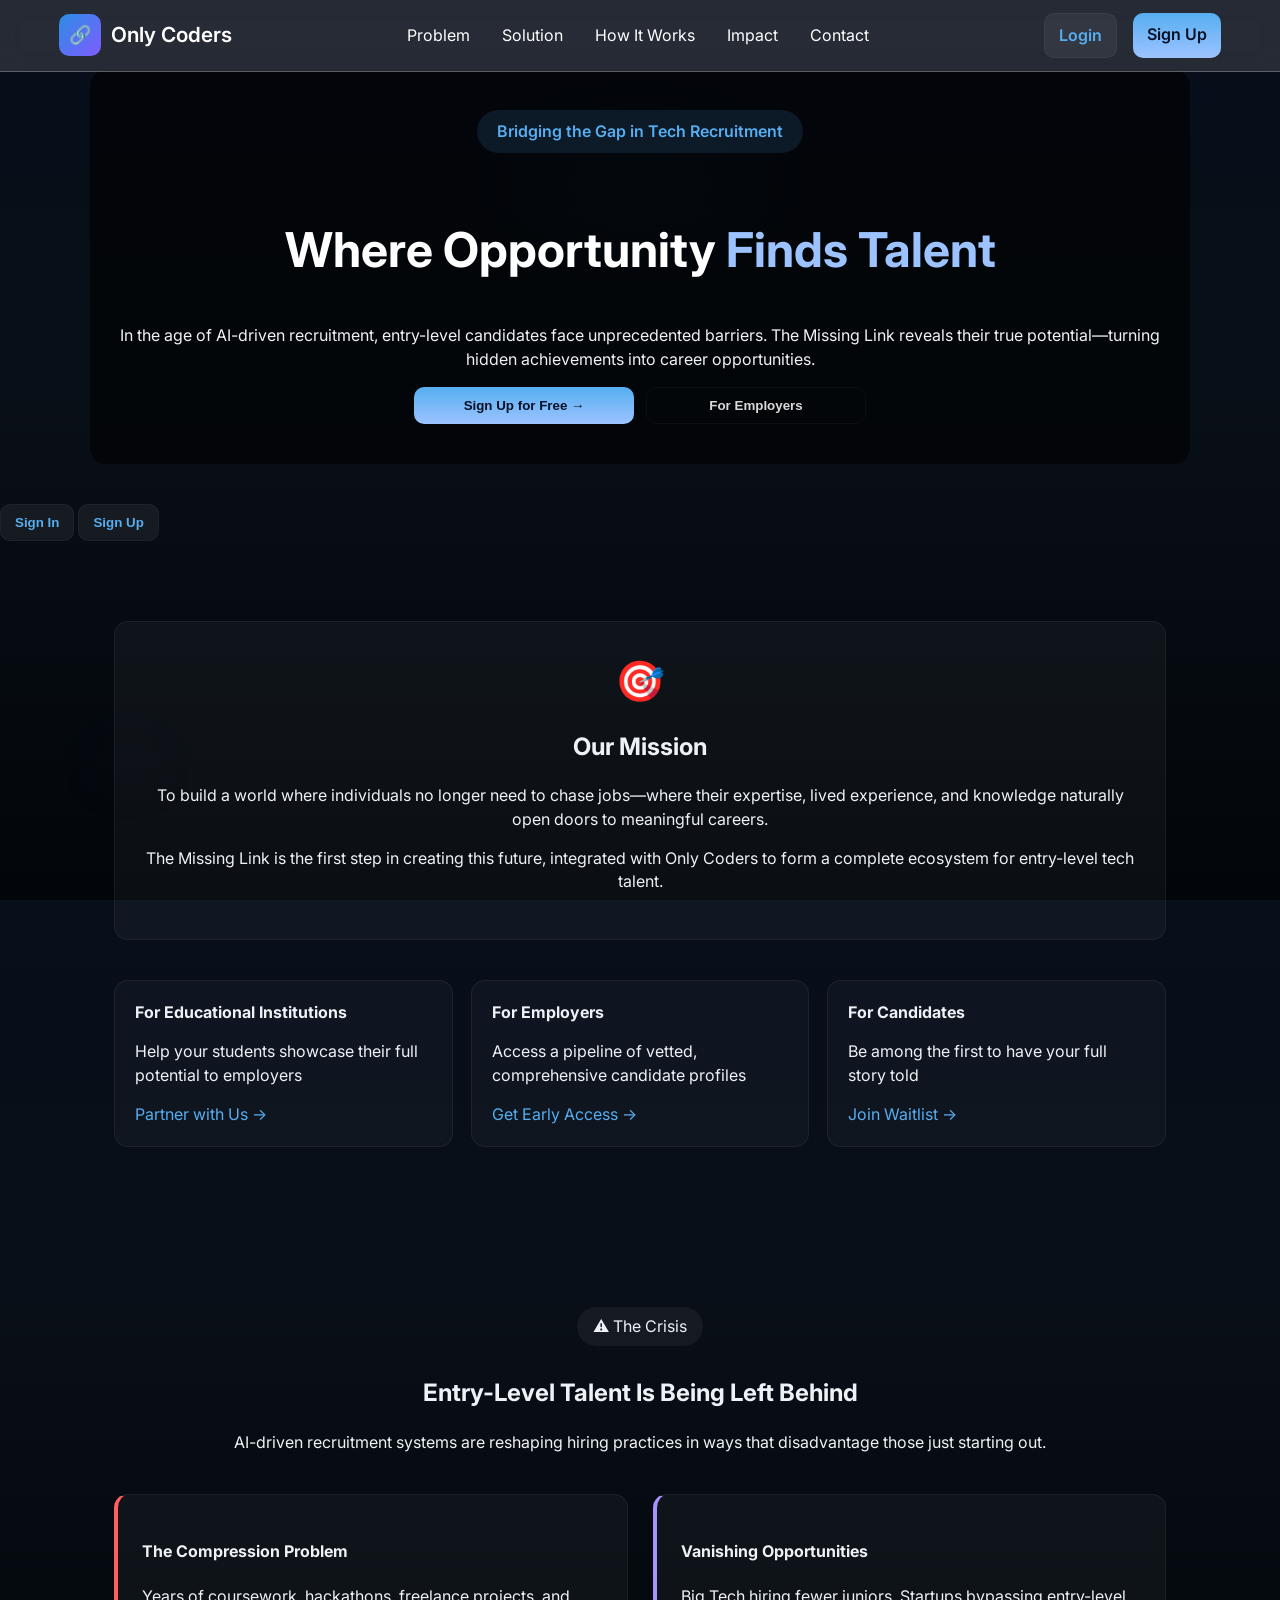
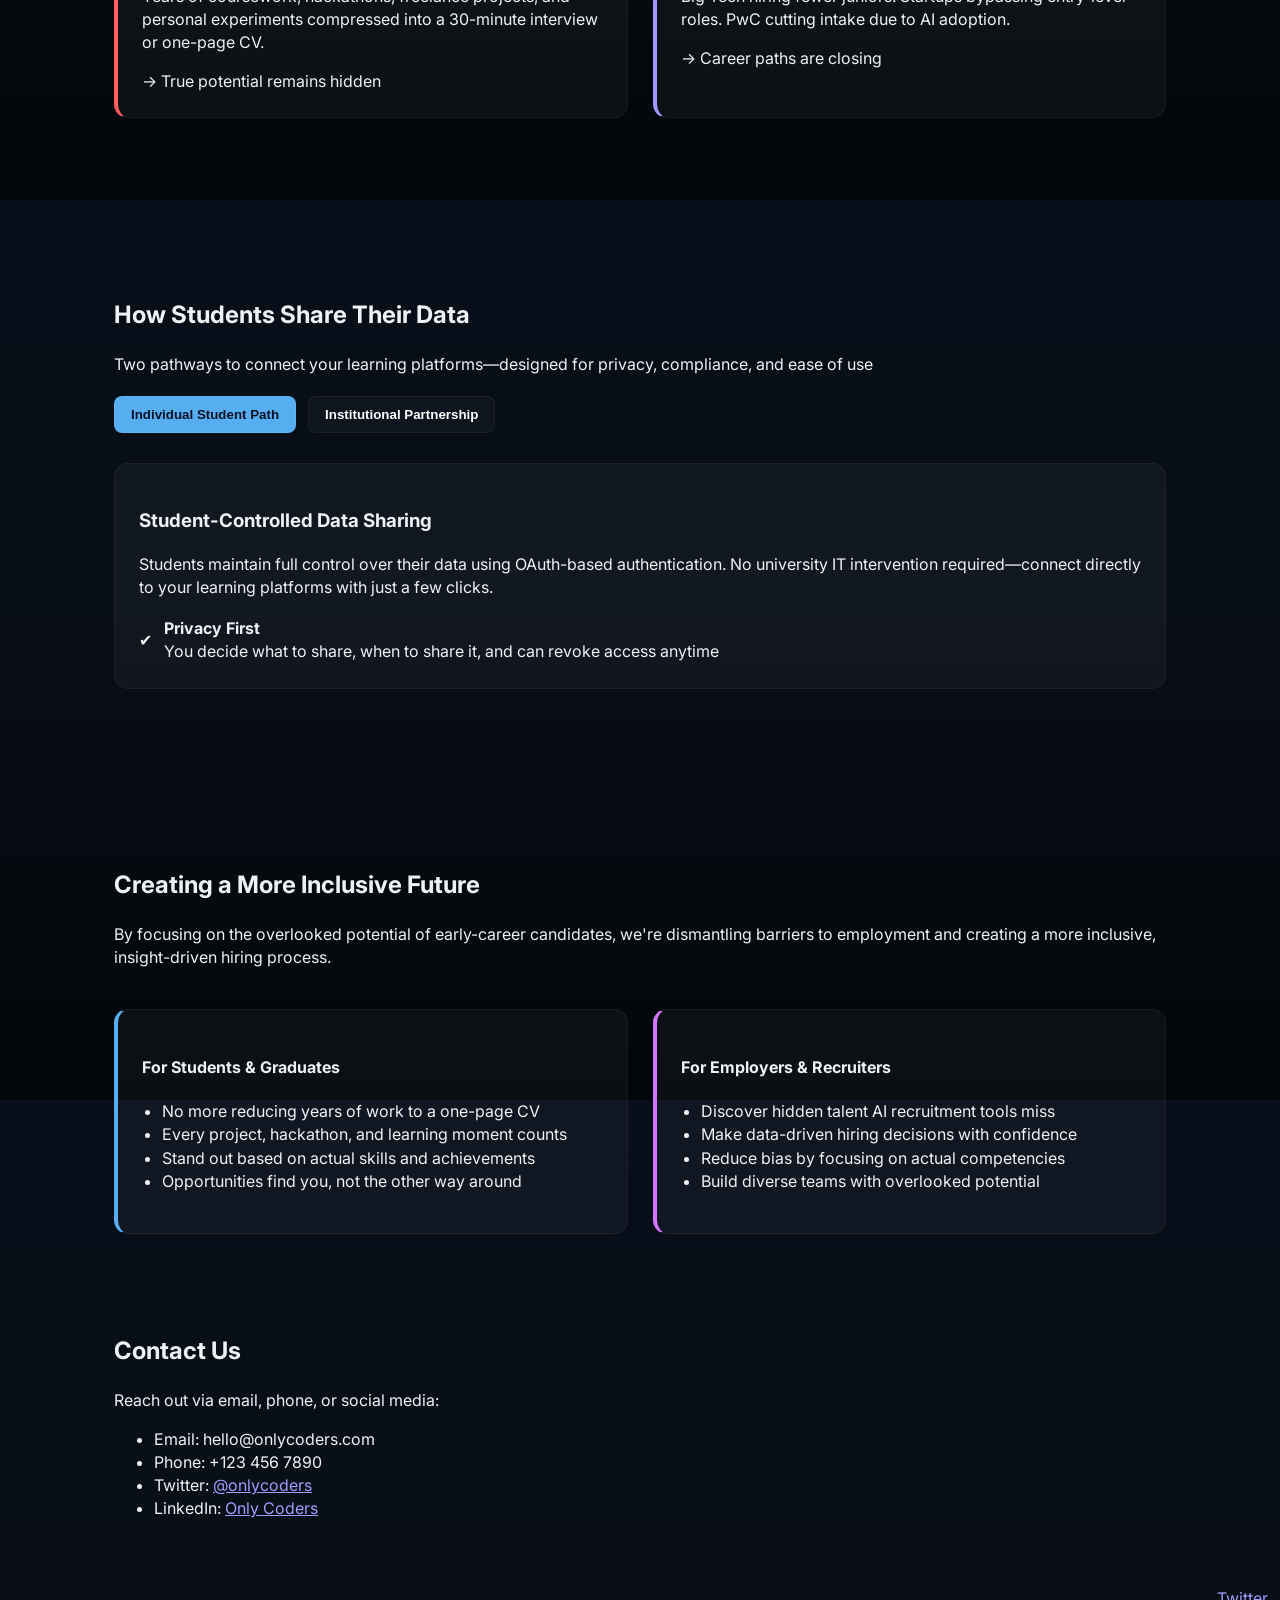
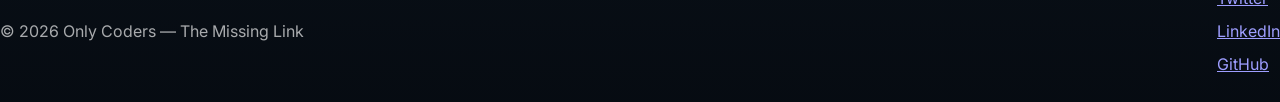
<file: frontend/index.html>
<!doctype html>  
<html lang="en">  
<head>  
  <meta charset="utf-8" />  
  <meta name="viewport" content="width=device-width,initial-scale=1" />  
  <title>Only Coders — The Missing Link </title>  
  <link rel="preconnect" href="https://fonts.googleapis.com">  
  <link href="https://fonts.googleapis.com/css2?family=Inter:wght@300;400;600;700;800&display=swap" rel="stylesheet">  

  <link rel="stylesheet" href="styles.css">  

</head>  

<body>  
  <div class="page-bg"></div>  

<header class="glass-nav"> 

  <div class="nav-inner">  

    <a href="index.html" class="brand"> 
      <div class="logo">🔗</div> 
      <div class="brand-text"> 
        <div class="title">Only Coders</div> 
      </div> 

    </a> 
    <!-- DESKTOP LINKS --> 

    <nav class="nav-links"> 
      <a href="#problem">Problem</a> 
      <a href="#solution">Solution</a> 
      <a href="#how">How It Works</a> 
      <a href="#impact">Impact</a> 
      <a href="#contact">Contact</a> 

    </nav> 

    <!-- DESKTOP CTA --> 

    <div class="nav-cta"> 
      <a class="btn btn-light" id="navLogin">Login</a> 
      <a class="btn btn-primary" id="navSignup">Sign Up</a> 
    </div> 

    <!-- MOBILE MENU ICON --> 

    <button class="hamburger" id="navToggle"> 
      ☰ 

    </button> 

  </div> 
  <!-- MOBILE DROPDOWN MENU --> 

  <div class="mobile-menu" id="mobileMenu"> 
    <a href="#problem">Problem</a> 
    <a href="#solution">Solution</a> 
    <a href="#how">How It Works</a> 
    <a href="#impact">Impact</a> 
    <a href="#contact">Contact</a> 
    <a id="mobileLogin">Login</a> 
    <a id="mobileSignup" class="signup-mobile">Sign Up</a> 

  </div> 

</header> 

  <main>  

    <!-- HERO -->  
    <section class="hero">  
      <div class="hero-inner"> 
        <span class="pill">Bridging the Gap in Tech Recruitment</span>  
        <h1>Where Opportunity <span class="accent">Finds Talent</span></h1>  
        <p class="lead">  

          In the age of AI-driven recruitment, entry-level candidates face unprecedented barriers.  

          The Missing Link reveals their true potential—turning hidden achievements into career opportunities.  


        </p>  

        <div class="hero-ctas">  

          <button class="btn btn-primary" id="openSignup2">Sign Up for Free →</button>  
          <button class="btn btn-ghost">For Employers</button>  
        </div>  

      </div>  

    </section>  

    <!-- SIGNUP PANEL (centered overlay) -->  
    <div class="modal" id="signupModal" aria-hidden="true">  
      <div class="modal-card" role="dialog" aria-modal="true" aria-labelledby="signupTitle">  
        <div class="modal-header">  
          <h3 id="signupTitle">Start showcasing your full potential</h3>  
          <button class="modal-close" id="closeSignup" aria-label="Close">✕</button>  
        </div>  
        <div class="modal-body">  
          <div class="socials">  
            <button class="btn social">Continue with GitHub</button>  
            <button class="btn social">Continue with LinkedIn</button>  
          </div>  

          <div class="divider">Or continue with email</div>  
          <form id="signupForm" class="signup-form">  

            <label>  
              Full Name  
              <input name="name" type="text" placeholder="John Doe" required>  
            </label>  

            <label>  
              Email Address  
              <input name="email" type="email" placeholder="you@example.com" required>  
            </label>  

            <label>  
              Password  
              <input name="password" type="password" placeholder="••••••••" required minlength="6">  
            </label>  

            <button type="submit" class="btn btn-primary full">Create Account</button>  
          </form>  
        </div>  
      </div>  


    </div>  

<!-- SIGN-IN MODAL --> 

  <div class="cta"> 
    <button class="btn btn-light" id="openSignin">Sign In</button> 
    <button class="btn btn-light" id="openSignup">Sign Up</button> 

</div> 

<div class="modal" id="signinModal" aria-hidden="true"> 
  <div class="modal-card" role="dialog" aria-modal="true" aria-labelledby="signinTitle"> 

    <div class="modal-header"> 
      <h3 id="signinTitle">Welcome Back</h3> 
      <button class="modal-close" id="closeSignin" aria-label="Close">✕</button> 

    </div> 

    <div class="modal-body"> 
      <form id="signinForm" class="signup-form"> 
        <label> 

          Email Address 
          <input name="email" type="email" placeholder="you@example.com" required> 
        </label> 

        <label> 
          Password 
          <input name="password" type="password" placeholder="••••••••" required minlength="6"> 
        </label> 
        <button type="submit" class="btn btn-primary full">Sign In</button> 
      </form> 
    </div> 

  </div> 
</div> 

    <!-- MISSION -->  
    <section class="mission" id="solution">  
      <div class="container">  
        <div class="mission-card">  
          <div class="icon">🎯</div>  

          <h2>Our Mission</h2>  
          <p class="mission-text">  

            To build a world where individuals no longer need to chase jobs—where their expertise, lived experience,  
            and knowledge naturally open doors to meaningful careers.  
          </p>  
          <p class="muted">  
            The Missing Link is the first step in creating this future, integrated with Only Coders to form a complete  
            ecosystem for entry-level tech talent.  
          </p>  
        </div>  
        <div class="mission-actions">  
          <div class="small-card">  
            <h4>For Educational Institutions</h4>  
            <p>Help your students showcase their full potential to employers</p>  
            <a class="link">Partner with Us →</a>  
          </div>  
          <div class="small-card">  
            <h4>For Employers</h4>  
            <p>Access a pipeline of vetted, comprehensive candidate profiles</p>  
            <a class="link">Get Early Access →</a>  
          </div>  
          <div class="small-card">  

            <h4>For Candidates</h4>  
            <p>Be among the first to have your full story told</p>  
            <a class="link">Join Waitlist →</a>  
          </div>  
        </div>  
      </div>  
    </section>  
    <!-- PROBLEM -->  

    <section class="problem" id="problem">  
      <div class="container">  
        <div class="problem-header">  
          <span class="badge">⚠️ The Crisis</span>  
          <h2>Entry-Level Talent Is Being Left Behind</h2>  
          <p class="muted">AI-driven recruitment systems are reshaping hiring practices in ways that disadvantage those just starting out.</p>  

        </div>  

        <div class="cards-grid">  
          <article class="info-card red">  
            <h4>The Compression Problem</h4>  
            <p>Years of coursework, hackathons, freelance projects, and personal experiments compressed into a 30-minute interview or one-page CV.</p>  
            <a class="link small">→ True potential remains hidden</a>  
          </article>  
          <article class="info-card purple">  

            <h4>Vanishing Opportunities</h4>  
            <p>Big Tech hiring fewer juniors. Startups bypassing entry-level roles. PwC cutting intake due to AI adoption.</p>  

            <a class="link small">→ Career paths are closing</a>  
          </article>  
        </div>  
      </div>  
    </section>  

    <!-- HOW STUDENTS SHARE DATA -->  
    <section class="share" id="how">  
      <div class="container">  
        <h2>How Students Share Their Data</h2>  
        <p class="muted">Two pathways to connect your learning platforms—designed for privacy, compliance, and ease of use</p>  

        <div class="tabs">  
          <button class="tab active" data-tab="individual">Individual Student Path</button>  
          <button class="tab" data-tab="institutional">Institutional Partnership</button>  
        </div>  
        <div class="info-box">  
          <h3>Student-Controlled Data Sharing</h3>  
          <p>Students maintain full control over their data using OAuth-based authentication. No university IT intervention required—connect directly to your learning platforms with just a few clicks.</p>  

          <div class="privacy">  
            <div class="check">✔</div>  
            <div>  
              <strong>Privacy First</strong>  
              <div class="muted">You decide what to share, when to share it, and can revoke access anytime</div>  
            </div>  
          </div>  
        </div>  
      </div>  
    </section>  

    <!-- INCLUSIVE FUTURE -->  

     <section class="future" id="impact">  
      <div class="container">  
        <h2>Creating a More Inclusive Future</h2>  
        <p class="muted">By focusing on the overlooked potential of early-career candidates, we're dismantling barriers to employment and creating a more inclusive, insight-driven hiring process.</p>  
        <div class="cards-grid">  
          <article class="info-card blue">  

            <h4>For Students & Graduates</h4>  
            <ul>  
              <li>No more reducing years of work to a one-page CV</li>  
              <li>Every project, hackathon, and learning moment counts</li>  
              <li>Stand out based on actual skills and achievements</li>  
              <li>Opportunities find you, not the other way around</li>  
            </ul>  
          </article>  

          <article class="info-card violet">  
            <h4>For Employers & Recruiters</h4>  
            <ul>  
              <li>Discover hidden talent AI recruitment tools miss</li>  
              <li>Make data-driven hiring decisions with confidence</li>  
              <li>Reduce bias by focusing on actual competencies</li>  
              <li>Build diverse teams with overlooked potential</li>  
            </ul>  
          </article>  
        </div>  
      </div>  
    </section>  

  <!-- CONTACT SECTION --> 

<section id="contact"> 
  <div class="container"> 
    <h2>Contact Us</h2> 
    <p>Reach out via email, phone, or social media:</p> 
    <ul> 
      <li>Email: hello@onlycoders.com</li> 
      <li>Phone: +123 456 7890</li> 
      <li>Twitter: <a href="#">@onlycoders</a></li> 
      <li>LinkedIn: <a href="#">Only Coders</a></li> 
    </ul> 

  </div> 

</section> 
<!-- FOOTER --> 
<footer> 

  <div class="footer-inner"> 
    <div>© <span id="year"></span> Only Coders — The Missing Link</div> 
    <div class="socials small"> 

      <a href="#">Twitter</a> 
      <a href="#">LinkedIn</a> 
      <a href="#">GitHub</a> 

    </div> 
  </div> 
</footer> 
  </main>  
  <script src="script.js"></script>  
</body>  
</html>
</file>
<file: frontend/styles.css>
:root {  
--bg-1: #071126;  
--bg-2: #0b1724;  
--glass: rgba(255, 255, 255, 0.04);  
--glass-2: rgba(255, 255, 255, 0.03);  
--muted: rgba(255, 255, 255, 0.65);  
--accent: #56aef0;  
--accent-2: #9cc3ff;  
--radius: 14px;  
--max-width: 1100px;  
--container-pad: 24px;  

font-family: "Inter", system-ui, -apple-system, "Segoe UI", Roboto, "Helvetica Neue", Arial;  
color-scheme: dark;  
}  
* {
  box-sizing: border-box;
}
html, body {  
height: 100%;  
}  

body {  
margin: 0;  
background: linear-gradient(180deg, rgba(8, 14, 26, 1) 0%, rgba(9, 15, 23, 1) 45%, rgba(2, 6, 10, 1) 100%);  

color: #eef2f6;  
-webkit-font-smoothing: antialiased;  
-moz-osx-font-smoothing: grayscale;  
line-height: 1.45;  

}  

/* Page Background (Soft blur effect) */  

.page-bg {  
position: fixed;  
inset: 0;  
background: radial-gradient(60% 40% at 50% 20%, rgba(86, 174, 240, 0.07), transparent 20%), radial-gradient(40% 30% at 10% 85%, rgba(153, 97, 255, 0.03), transparent 12%);  
filter: blur(30px) saturate(1.1);  
z-index: 0;  
pointer-events: none;  

}  

/* Header Navigation */  
.nav {  
position: sticky;  
top: 0;  
z-index: 40;  
padding: 18px 0;  
background: linear-gradient(180deg, rgba(0, 0, 0, 0.25), transparent);  
}  

.nav-inner {  
max-width: var(--max-width);  
margin: 0 auto;  
display: flex;  
gap: 12px;  
align-items: center;  
padding: 0 var(--container-pad);  

}  

.brand {  
display: flex;  
align-items: center;  
gap: 10px;  
}  

.logo {  
width: 42px;  
height: 42px;  
border-radius: 10px;  
background: linear-gradient(135deg, #2b8de6, #7f5cff);  
display: flex;  
align-items: center;  
justify-content: center;  
font-size: 18px;  

}  

.brand-text .title {  

font-weight: 700;  

}  

.brand-text .subtitle {  

font-size: 12px;  
color: var(--muted);  

}  

.main-nav {  

display: flex;  
gap: 18px;  
margin-left: 30px;  

}  

.main-nav a {  

color: rgba(255, 255, 255, 0.8);  
text-decoration: none;  
font-weight: 500;  

}  

.cta {  

margin-left: auto;  

}  

.btn {  

border: 0;  
padding: 10px 14px;  
border-radius: 10px;  
cursor: pointer;  
font-weight: 600;  

}  

.btn-light {  

background: rgba(255, 255, 255, 0.06);  
color: var(--accent);  
border: 1px solid rgba(255, 255, 255, 0.04);  

}  

.btn-primary {  

background: linear-gradient(180deg, var(--accent), var(--accent-2));  
color: #071126;  

}  

.btn-ghost {  

background: transparent;  
color: rgba(255, 255, 255, 0.85);  
border: 1px solid rgba(255, 255, 255, 0.03);  

}  

.btn.full {  

width: 100%;  

}  

/* Hero Section */  

.hero {  

padding: 70px 0 40px;  
position: relative;  
z-index: 10;  

}  

.hero-inner {  

max-width: var(--max-width);  
margin: 0 auto;  
padding: 0 var(--container-pad);  
text-align: center;  
background: rgba(0, 0, 0, 0.6); /* Darker background overlay */  
border-radius: 16px;  
padding: 40px 30px;  

}  

.pill {  

display: inline-block;  
background: rgba(86, 174, 240, 0.12);  
color: var(--accent);  
padding: 10px 20px;  
border-radius: 30px;  
font-weight: 600;  
margin-bottom: 22px;  

}  

.hero h1 {  

font-weight: 700;  
font-size: 48px;  
color: #fff;  

}  

.hero .accent {  

color: var(--accent-2);  

}  

.hero-ctas {  

display: flex;  
gap: 12px;  
justify-content: center;  

}  

.hero-ctas .btn {  

min-width: 220px;  

}  

/* Modal (Sign-Up Form) */  

.modal {  

position: fixed;  
inset: 0;  
display: flex;  
align-items: center;  
justify-content: center;  
padding: 20px;  
background: rgba(2, 6, 10, 0.8); 
z-index: 80;  
visibility: hidden;  
opacity: 0;  
transition: all 0.18s ease;  

}  

.modal[aria-hidden="false"] {  

visibility: visible;  
opacity: 1;  

}  

.modal-card {  

width: 100%;  
max-width: 520px;  
border-radius: 12px;  
padding: 18px;  
background: linear-gradient(180deg, rgba(255, 255, 255, 0.05), rgba(255, 255, 255, 0.01));  
box-shadow: 0 10px 30px rgba(0, 0, 0, 0.4);  
border: 1px solid rgba(255, 255, 255, 0.03);  

}  

.modal-header {  

display: flex;  
justify-content: space-between;  
align-items: center;  
color: #fff;  

}  

.modal-close {  

background: transparent;  
border: 0;  
color: var(--muted);  
font-size: 18px;  
cursor: pointer;  

}  

.modal-body {  

margin-top: 10px;  

}  

/* Form Styling */  

.signup-form input {  

width: 100%;  
padding: 14px;  
border-radius: 10px;  
border: 1px solid rgba(255, 255, 255, 0.2);  
background: rgba(0, 0, 0, 0.4);  
color: #fff;  
outline: none;  
font-size: 14px;  
box-shadow: inset 0 1px 3px rgba(0, 0, 0, 0.3);  
margin-top: 6px;  

}  

.signup-form input:focus {  

border-color: var(--accent);  
box-shadow: 0 0 8px var(--accent);  

}  

.signup-form label {  

display: block;  
font-size: 13px;  
color: var(--muted);  
margin-bottom: 10px;  

}  

.signup-form button[type="submit"] {  

padding: 12px 18px;  
border-radius: 10px;  
cursor: pointer;  
font-weight: 600;  
width: 100%;  
background: linear-gradient(180deg, var(--accent), var(--accent-2));  
color: #071126;  

}  

.signup-form .divider {  

margin: 16px 0;  
text-align: center;  
color: var(--muted);  

}  

/* Social Buttons */  

.socials {  

display: flex;  
flex-direction: column;  
gap: 10px;  

}  

.btn.social {  

background: rgba(255, 255, 255, 0.02);  
border: 1px solid rgba(255, 255, 255, 0.03);  
padding: 12px;  

}  

/* Global container */ .container { max-width: var(--max-width); margin: 0 auto; padding: 0 var(--container-pad); } 

/* Mission Section */ .mission { padding: 80px 0; } 

.mission-card { background: var(--glass); border-radius: var(--radius); padding: 30px; text-align: center; margin-bottom: 40px; border: 1px solid rgba(255, 255, 255, 0.05); } 
.mission-card .icon { font-size: 40px; margin-bottom: 12px; } 
.mission-text { font-size: 16px; margin: 16px 0; } 
.mission-actions { display: grid; grid-template-columns: repeat(auto-fit, minmax(260px, 1fr)); gap: 18px; } 
.small-card { background: var(--glass-2); padding: 20px; border-radius: var(--radius); border: 1px solid rgba(255, 255, 255, 0.05); } 
.small-card h4 { margin-top: 0; margin-bottom: 10px; } 
.small-card .link { color: var(--accent); cursor: pointer; } 

/* Problem section */ .problem { padding: 80px 0; } 

.problem-header { text-align: center; margin-bottom: 40px; } 
.problem .badge { display: inline-block; background: rgba(255, 255, 255, 0.05); padding: 8px 16px; border-radius: 20px; margin-bottom: 10px; } 
.cards-grid { display: grid; grid-template-columns: repeat(auto-fit, minmax(280px, 1fr)); gap: 25px; } 
.info-card { padding: 24px; background: var(--glass); border-radius: var(--radius); border: 1px solid rgba(255, 255, 255, 0.05); } 

/* Color variants */ .info-card.red { border-left: 4px solid #ff5f5f; } .info-card.purple { border-left: 4px solid #a593ff; } .info-card.blue { border-left: 4px solid #56aef0; } .info-card.violet { border-left: 4px solid #d076ff; } 

/* Share Section */ .share { padding: 80px 0; } 

.tabs { display: flex; gap: 12px; margin-top: 20px; } 
.tab { padding: 10px 16px; background: var(--glass-2); border: 1px solid rgba(255, 255, 255, 0.05); border-radius: 8px; cursor: pointer; font-weight: 600; } 
.tab.active { background: var(--accent); color: #071126; } 
.info-box { margin-top: 30px; padding: 24px; border-radius: var(--radius); background: var(--glass); border: 1px solid rgba(255, 255, 255, 0.05); } 

.privacy { margin-top: 18px; display: flex; gap: 12px; align-items: center; } 

/* Future Section */ .future { padding: 80px 0; } 

.future .cards-grid { margin-top: 40px; } 
.future ul { padding-left: 20px; } 

/* Footer */  

footer {  

margin-top: 40px;  
padding: 26px 0;  
color: var(--muted);  

}  

.footer-inner {  

display: flex;  
justify-content: space-between;  
align-items: center;  

}  

/* Responsive Styles */  

@media (max-width: 768px) {  
.nav-inner {  
flex-direction: column;  
align-items: center;  
 

}  

.hero-inner {  

padding: 30px;  
}  

.hero h1 {  

font-size: 36px;  
}  

.hero-ctas {  

flex-direction: column;  
gap: 10px;  
}  

.modal-card {  
width: 100%;  
max-width: 400px;  
}  

} 

/* NAVIGATION DESIGN  */ 
.glass-nav { position: fixed; top: 0; width: 100%; backdrop-filter: blur(12px); background: rgba(255, 255, 255, 0.12); border-bottom: 1px solid rgba(255, 255, 255, 0.25); z-index: 1000; transition: background 0.3s ease, border 0.3s ease; } 
.glass-nav.scrolled { background: rgba(0, 0, 0, 0.35); border-bottom: 1px solid rgba(255, 255, 255, 0.18); } 
.nav-inner { max-width: 1200px; margin: auto; padding: 0.8rem 1.2rem; display: flex; justify-content: space-between; align-items: center; } 
.brand { display: flex; align-items: center; gap: 10px; text-decoration: none; color: white; } 
.brand .title { font-size: 1.3rem; font-weight: 600; } 

/* Desktop Nav Links */ .nav-links { display: flex; gap: 2rem; } 

.nav-links a { color: white; text-decoration: none; position: relative; } 
.nav-links a::after { content: ""; position: absolute; bottom: -5px; left: 50%; width: 0; height: 2px; background: var(--theme-color, #4f46e5); transition: 0.3s; transform: translateX(-50%); } 
.nav-links a:hover::after { width: 60%; } 

/* Desktop CTA */ .nav-cta { display: flex; gap: 1rem; } 

/* HAMBURGER + MOBILE MENU  */ 

.hamburger { display: none; background: none; border: none; font-size: 2rem; color: white; cursor: pointer; } 
.mobile-menu { display: none; flex-direction: column; background: rgba(0, 0, 0, 0.55); padding: 1rem; backdrop-filter: blur(10px); } 
.mobile-menu a { color: white; padding: 0.8rem 0; border-bottom: 1px solid rgba(255,255,255,0.1); } 

/* MOBILE RESPONSIVE */ @media (max-width: 768px) { .nav-links, .nav-cta { display: none; } 

.hamburger { display: block; } 
.mobile-menu.show { display: flex; } }
</file>
